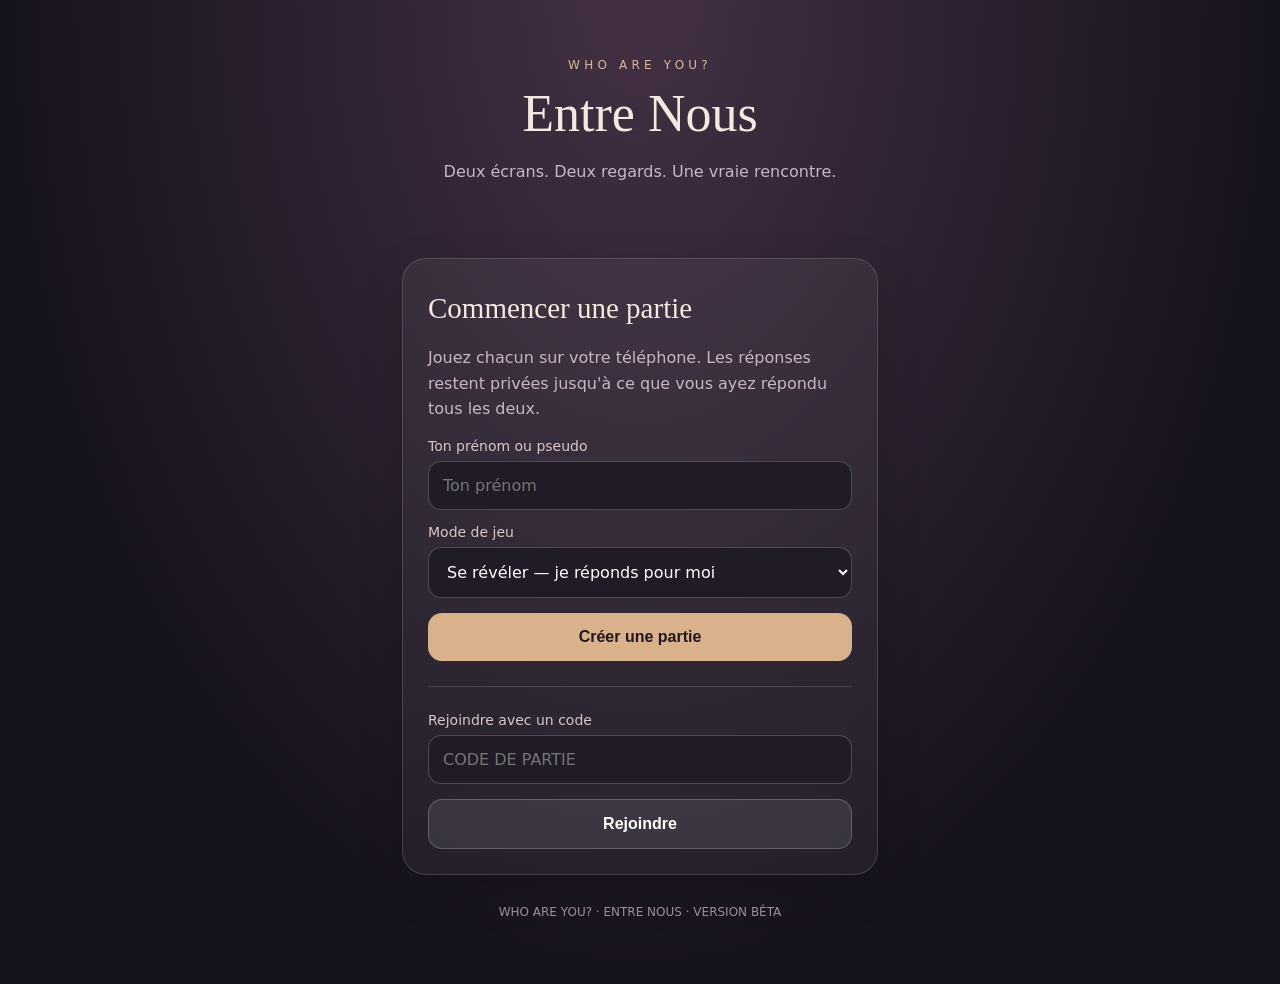
<file: index.html>
<!doctype html><html lang="fr"><head><meta charset="utf-8"><meta name="viewport" content="width=device-width,initial-scale=1,viewport-fit=cover"><meta name="theme-color" content="#17131e"><title>Entre Nous · Who Are You?</title><style>
:root{font-family:system-ui,-apple-system,sans-serif;color:#f5e9df;background:#17131e}*{box-sizing:border-box}body{margin:0;min-height:100dvh;background:radial-gradient(ellipse at 50% 0,#443044,#17131e 70%)}main{max-width:520px;margin:auto;padding:34px 22px 65px}header{text-align:center;margin:24px 0 35px}.brand{font-size:12px;letter-spacing:.35em;color:#d8b99a}h1{font-family:Georgia,serif;font-size:52px;font-weight:400;margin:12px 0 5px}h2{font-family:Georgia,serif;font-weight:400;font-size:29px;margin:8px 0 20px}.sub{color:#c8b6c5;line-height:1.6}section{background:#ffffff0d;border:1px solid #ffffff25;border-radius:24px;padding:25px;margin:16px 0;box-shadow:0 15px 45px #0002}label{display:block;margin:14px 0 7px;color:#d9c6c9;font-size:14px}input,textarea,select{width:100%;border:1px solid #ffffff35;border-radius:13px;background:#211b28;color:white;padding:14px;font:inherit}textarea{min-height:125px;resize:vertical}button{width:100%;border:0;border-radius:14px;padding:15px 20px;margin-top:15px;background:#d9b18a;color:#211720;font-weight:750;font-size:16px;cursor:pointer}button.secondary{background:#ffffff18;color:#fff;border:1px solid #ffffff35}button:disabled{opacity:.5;cursor:not-allowed}.muted{color:#cbbdca;font-size:14px}.code{font-size:35px;letter-spacing:.2em;text-align:center;color:#efc69f;font-weight:700}.question{font:normal 29px/1.4 Georgia,serif;margin:24px 0}.hidden{display:none}.chip{display:inline-block;background:#d9b18a25;border:1px solid #d9b18a55;border-radius:50px;padding:8px 12px;color:#ebc49e;font-size:13px}.answer{padding:15px;border-radius:12px;background:#ffffff10;margin:10px 0;white-space:pre-wrap;overflow-wrap:anywhere}#error{color:#ffb3a7;min-height:1.4em}footer{text-align:center;color:#9d8d9f;font-size:12px;margin-top:30px}</style></head><body><main><header><div class="brand">WHO ARE YOU?</div><h1>Entre Nous</h1><p class="sub">Deux écrans. Deux regards. Une vraie rencontre.</p></header>
<div id="error" role="alert"></div><section id="home"><h2>Commencer une partie</h2><p class="sub">Jouez chacun sur votre téléphone. Les réponses restent privées jusqu'à ce que vous ayez répondu tous les deux.</p><label>Ton prénom ou pseudo</label><input id="name" maxlength="32" placeholder="Ton prénom"><label>Mode de jeu</label><select id="mode"><option value="revelation">Se révéler — je réponds pour moi</option><option value="intuition">Dans ta tête — je réponds pour l'autre</option></select><button id="create">Créer une partie</button><hr style="border:0;border-top:1px solid #ffffff25;margin:25px 0"><label>Rejoindre avec un code</label><input id="joincode" maxlength="8" placeholder="CODE DE PARTIE"><button class="secondary" id="join">Rejoindre</button></section>
<section id="game" class="hidden"><span id="modeLabel" class="chip"></span><p class="muted">Code à partager avec l'autre joueur</p><div class="code" id="roomcode"></div><button class="secondary" id="share">Partager l’invitation</button><button class="secondary" id="leave">Quitter cette partie / changer de code</button><p id="status" class="sub" aria-live="polite"></p><div id="play" class="hidden"><div id="counter" class="muted"></div><div id="question" class="question"></div><label id="answerLabel">Ta réponse</label><textarea id="answer" maxlength="600" placeholder="Écris ici, seul·e sur ton écran…"></textarea><button id="send">Valider ma réponse</button><button class="secondary" id="pass">Passer cette question</button></div><div id="reveal" class="hidden"><h2>Vos réponses</h2><div id="answers"></div><button id="next">Question suivante</button></div></section><footer>WHO ARE YOU? · ENTRE NOUS · VERSION BÊTA</footer></main><script>
const API='https://ljnrxbpasgrdxqhiydvr.supabase.co/rest/v1/rpc/';const KEY="sb_publishable_iQJZeLvZWwrsz8spGbejOQ_x9CPz70e";const Q=["Quelle conviction as-tu abandonnée en grandissant ?","Qu’est-ce que tu comprends mieux chez les autres aujourd’hui ?","Quel détail te fait te sentir vraiment écouté·e ?","Quand te sens-tu le plus authentique ?","Quelle peur t’a déjà empêché·e d’essayer quelque chose ?","Quelle qualité admires-tu sans forcément la posséder ?","Quel souvenir ordinaire te rend heureux·se ?","Quelle habitude aimerais-tu changer sans pression ?","Comment reconnais-tu une relation équilibrée ?","Quel malentendu revient souvent à ton sujet ?","Quel geste discret signifie beaucoup pour toi ?","Que voudrais-tu qu’on comprenne de ton silence ?","Qu’est-ce qui t’aide à retrouver confiance ?","Quelle expérience a changé ta façon de voir le monde ?","Quel compliment te touche vraiment ?","Quelle différence entre nous pourrait être une force ?","À quel moment te sens-tu libre ?","Quelle limite personnelle as-tu appris à respecter ?","Quel sujet pourrais-tu explorer pendant des heures ?","Quelle décision passée referais-tu sans hésiter ?","Qu’est-ce qui te fait changer d’avis sur quelqu’un ?","Quelle forme de courage admires-tu ?","Qu’aimerais-tu apprendre à mieux exprimer ?","Quelle surprise sur toi étonnerait tes proches ?","Quel signe te montre qu’une personne est fiable ?","Qu’est-ce que tu aimerais préserver de ton enfance ?","Quel rêve as-tu mis de côté ?","Quel moment récent t’a rendu fier·ère ?","Qu’aimerais-tu qu’on ose davantage se dire ?","Quelle question aimerais-tu que je te pose ?"];let token=localStorage.getItem('en_token'),code=localStorage.getItem('en_code'),lastPhase=-1,working=false;
const el=id=>document.getElementById(id);const show=(id,on)=>el(id).classList.toggle('hidden',!on);function err(e){el('error').textContent=e?.message||String(e);setTimeout(()=>el('error').textContent='',8000)}
async function rpc(fn,data){const r=await fetch(API+'en_'+fn,{method:'POST',headers:{'apikey':KEY,'Content-Type':'application/json'},body:JSON.stringify(data)});if(!r.ok){let v=await r.json().catch(()=>({message:r.statusText}));throw Error(v.message||r.statusText)}const t=await r.text();return t?JSON.parse(t):null}
function start(v){token=v.token;code=v.code;localStorage.setItem('en_token',token);localStorage.setItem('en_code',code);show('home',false);show('game',true);el('roomcode').textContent=code;refresh()}
el('create').onclick=async()=>{try{if(!el('name').value.trim())throw Error('Indique ton prénom.');start(await rpc('create',{p_name:el('name').value,p_mode:el('mode').value}))}catch(e){err(e)}};
el('join').onclick=async()=>{try{if(!el('name').value.trim())throw Error('Indique ton prénom.');start(await rpc('join',{p_name:el('name').value,p_code:el('joincode').value}))}catch(e){err(e)}};
el('share').onclick=async()=>{const url=new URL(location.href);url.searchParams.set('join',code);const message='Rejoins-moi sur Entre Nous ! Code : '+code+' · '+url.toString();try{if(navigator.share)await navigator.share({text:message});else if(navigator.clipboard)await navigator.clipboard.writeText(message);else prompt('Copie ce message',message)}catch(e){}};
el('leave').onclick=()=>{if(!confirm('Quitter cette partie sur cet appareil ?'))return;localStorage.removeItem('en_token');localStorage.removeItem('en_code');token=null;code=null;lastPhase=-1;show('game',false);show('home',true);el('joincode').value='';};
const invited=new URLSearchParams(location.search).get('join');
if(invited){if(token&&code&&code!==invited){localStorage.removeItem('en_token');localStorage.removeItem('en_code');token=null;code=null;}el('joincode').value=invited.toUpperCase();history.replaceState(null,'',location.pathname);if(!token){el('join').scrollIntoView({block:'center'});}}
el('send').onclick=()=>submit(el('answer').value);el('pass').onclick=()=>submit('Je passe cette question.');
async function submit(value){if(working)return;working=true;try{await rpc('answer',{p_token:token,p_answer:value});await refresh()}catch(e){err(e)}finally{working=false}}
el('next').onclick=async()=>{try{await rpc('next',{p_token:token});await refresh()}catch(e){err(e)}};
async function refresh(){if(!token)return;try{const s=await rpc('state',{p_token:token});show('home',false);show('game',true);el('roomcode').textContent=code;el('modeLabel').textContent=s.mode==='intuition'?'Dans ta tête':'Se révéler';el('status').textContent=!s.ready?'En attente de la deuxième personne…':s.answered<2?'Réponses reçues : '+s.answered+'/2':'Les deux réponses sont prêtes.';show('play',s.ready&&s.answered<2);show('reveal',s.ready&&s.answered===2);el('counter').textContent='Carte '+(s.phase+1)+' / '+Q.length;el('question').textContent=Q[s.phase%Q.length];el('answerLabel').textContent=s.mode==='intuition'?'Ce que tu penses que l’autre répondrait':'Ta réponse personnelle';if(s.phase!==lastPhase){el('answer').value='';lastPhase=s.phase}if(s.my_answer!==null){el('answer').value=s.my_answer;el('answer').disabled=true;el('send').disabled=true;el('pass').disabled=true}else{el('answer').disabled=false;el('send').disabled=false;el('pass').disabled=false}if(s.answered===2){el('answers').replaceChildren();for(const p of s.players){const b=document.createElement('div');b.className='answer';const strong=document.createElement('strong');strong.textContent=p.name+' : ';b.append(strong,document.createTextNode(p.answer||''));el('answers').append(b)}}}catch(e){err(e)}}
if(token&&code){show('home',false);show('game',true);el('roomcode').textContent=code;refresh()}setInterval(()=>{if(token&&!document.hidden)refresh()},2500);
</script></body></html>
</file>
